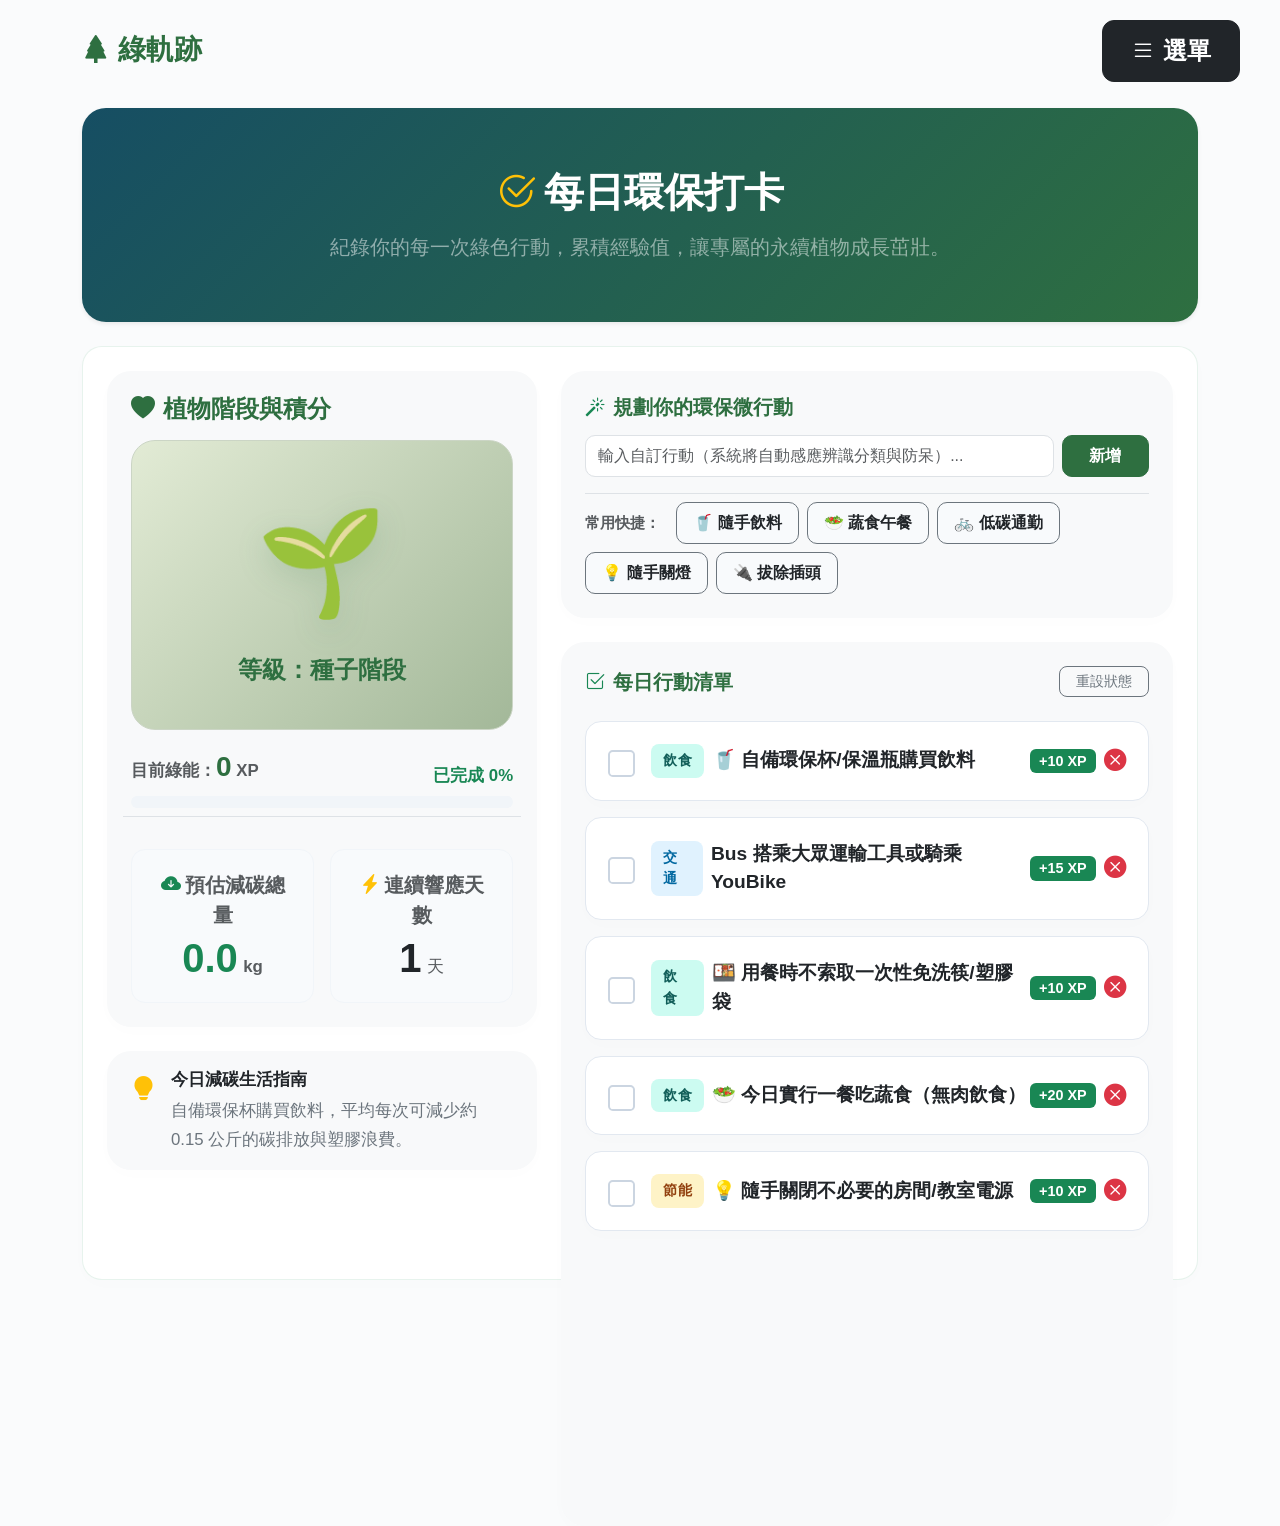
<file: code_space2/index.html>
<!DOCTYPE html>
<html lang="zh-TW">
<head>
    <meta charset="UTF-8">
    <meta name="viewport" content="width=device-width, initial-scale=1.0">
    <title>綠軌跡 - 環保生活管理系統</title>
    <link href="https://cdn.jsdelivr.net/npm/bootstrap@5.3.0/dist/css/bootstrap.min.css" rel="stylesheet">
    <link href="https://cdn.jsdelivr.net/npm/bootstrap-icons@1.11.0/font/bootstrap-icons.css" rel="stylesheet">
    <link rel="stylesheet" href="style.css">
    <style>
        body { 
            background-color: #fafbfc; 
        }
        
        /* 統一的 Hero 橫幅設計 */
        .hero-section {
            background: linear-gradient(135deg, #164e63 0%, #2e6f40 100%);
            border-radius: 24px; 
            color: white; 
            padding: 60px 40px;
            display: flex;
            flex-direction: column;
            align-items: center;
            justify-content: center;
        }

        /* 內部小卡片的懸浮陰影效果 */
        .dashboard-card {
            border-radius: 24px;
            border: 1px solid #e2e8f0;
            background-color: #ffffff;
            box-shadow: 0 4px 20px rgba(0, 0, 0, 0.01);
            transition: all 0.3s ease;
        }
        .dashboard-card:hover {
            box-shadow: 0 10px 30px rgba(46, 111, 64, 0.03);
        }
    </style>
</head>
<body>

    <nav class="navbar navbar-light bg-transparent py-4 position-relative">
        <div class="container d-flex justify-content-between align-items-center">
            <a class="navbar-brand fw-bold text-green m-0 fs-3" href="index.html">
                <i class="bi bi-tree-fill me-2"></i>綠軌跡
            </a>
            <button class="btn btn-dark fw-bold btn-lg px-4 py-2 fs-4" style="border-radius: 12px; position: absolute; top: 20px; right: 40px; padding: 12px 28px !important; z-index: 999;" id="menu-open-btn">
                <i class="bi bi-list me-2 fs-4"></i>選單
            </button>
        </div>
    </nav>

    <div id="full-screen-menu" class="fullscreen-overlay" style="position: fixed;">
        <div class="menu-content">
            <div class="menu-links">
                <a href="index.html" class="menu-item active">
                    <span class="menu-number">01</span>
                    <i class="bi bi-check2-circle me-3"></i>每日打卡首頁
                </a>
                <a href="achievements.html" class="menu-item">
                    <span class="menu-number">02</span>
                    <i class="bi bi-trophy me-3"></i>環保成就看板
                </a>
                <a href="history.html" class="menu-item">
                    <span class="menu-number">03</span>
                    <i class="bi bi-bar-chart-line me-3"></i>環保足跡歷史
                </a>
                <a href="summary.html" class="menu-item">
                    <span class="menu-number">04</span>
                    <i class="bi bi-file-earmark-person me-3"></i>永續生活報表
                </a>
            </div>
        </div>
    </div>

    <div class="container mt-2 mb-5">
        
        <div class="hero-section text-center mb-4 shadow-sm">
            <h2 class="fw-bold mb-3 text-center display-6"><i class="bi bi-check2-circle text-warning me-2"></i>每日環保打卡</h2>
            <p class="text-white-50 mb-0 fw-medium text-center fs-5" style="max-width: 700px;">紀錄你的每一次綠色行動，累積經驗值，讓專屬的永續植物成長茁壯。</p>
        </div>

        <div class="card p-4 bg-white border border-success border-opacity-10">
            <div class="row g-4">
                
                <div class="col-lg-5">
                    <div class="card dashboard-card p-4 text-center mb-4 border-0 bg-light">
                        <h4 class="fw-bold text-green mb-3 text-start"><i class="bi bi-heart-fill me-2"></i>植物階段與積分</h4>
                        <div id="plant-container" class="plant-box p-4 mb-3">
                            <div id="plant-icon" class="plant-stage">🌱</div>
                            <h4 id="plant-level" class="fw-bold mt-3 text-green mb-0 fs-4">等級：種子階段</h4>
                        </div>
                        
                        <div class="d-flex justify-content-between mb-2 small fw-bold text-muted">
                            <span>目前綠能：<span id="current-score" class="text-green fs-3">0</span> XP</span>
                            <span id="completion-rate" class="align-self-end text-success">已完成 0%</span>
                        </div>
                        <div class="progress mb-4" style="height: 12px;">
                            <div id="score-progress" class="progress-bar progress-bar-striped progress-bar-animated shadow-inner" role="progressbar" style="width: 0%"></div>
                        </div>

                        <div class="row g-3 pt-3 border-top">
                            <div class="col-6">
                                <div class="stat-box">
                                    <small class="text-muted d-block mb-1 fw-bold fs-5"><i class="bi bi-cloud-arrow-down-fill text-success me-1"></i>預估減碳總量</small>
                                    <strong class="display-6 mb-0 text-success fw-bold" id="carbon-text">0.0</strong> <small class="text-muted fw-bold">kg</small>
                                </div>
                            </div>
                            <div class="col-6">
                                <div class="stat-box">
                                    <small class="text-muted d-block mb-1 fw-bold fs-5"><i class="bi bi-lightning-charge-fill text-warning me-1"></i>連續響應天數</small>
                                    <strong class="display-6 mb-0 text-dark fw-bold">1</strong> <small class="text-muted">天</small>
                                </div>
                            </div>
                        </div>
                    </div>

                    <div class="card dashboard-card p-3 border-0 bg-light mb-4">
                        <div class="d-flex align-items-start text-muted px-2">
                            <i class="bi bi-lightbulb-fill fs-4 text-warning me-3 mt-1"></i>
                            <div>
                                <strong class="text-dark d-block small mb-1 fw-bold">今日減碳生活指南</strong>
                                <small id="quote-text" class="fw-medium text-secondary"></small>
                            </div>
                        </div>
                    </div>
                </div>

                <div class="col-lg-7">
                    <div class="card dashboard-card p-4 mb-4 border-0 bg-light">
                        <h5 class="fw-bold text-green mb-3"><i class="bi bi-magic me-2 text-success"></i>規劃你的環保微行動</h5>
                        <form id="add-task-form" class="row g-2 mb-3">
                            <div class="col-md-10">
                                <input type="text" id="new-task-text" class="form-control py-2" style="border-radius: 10px;" placeholder="輸入自訂行動（系統將自動感應辨識分類與防呆）..." required>
                            </div>
                            <div class="col-md-2">
                                <button type="submit" class="btn btn-success w-100 fw-bold py-2" style="border-radius: 10px; background-color: #2e6f40; border-color: #2e6f40;">新增</button>
                            </div>
                        </form>

                        <div class="d-flex align-items-center flex-wrap gap-2 pt-2 border-top">
                            <small class="text-muted fw-bold me-2" style="font-size: 0.95rem;">常用快捷：</small>
                            <button type="button" class="btn btn-sm btn-outline-secondary px-3 py-2 fs-6 fw-bold text-dark quick-btn" data-text="自備環保杯購買飲料" style="border-radius: 10px; background: #f8fafc;">🥤 隨手飲料</button>
                            <button type="button" class="btn btn-sm btn-outline-secondary px-3 py-2 fs-6 fw-bold text-dark quick-btn" data-text="今日實行一餐吃蔬食（無肉飲食）" style="border-radius: 10px; background: #f8fafc;">🥗 蔬食午餐</button>
                            <button type="button" class="btn btn-sm btn-outline-secondary px-3 py-2 fs-6 fw-bold text-dark quick-btn" data-text="搭乘大眾運輸工具或騎乘 YouBike" style="border-radius: 10px; background: #f8fafc;">🚲 低碳通勤</button>
                            <button type="button" class="btn btn-sm btn-outline-secondary px-3 py-2 fs-6 fw-bold text-dark quick-btn" data-text="隨手關閉不必要的房間/教室電源" style="border-radius: 10px; background: #f8fafc;">💡 隨手關燈</button>
                            <button type="button" class="btn btn-sm btn-outline-secondary px-3 py-2 fs-6 fw-bold text-dark quick-btn" data-text="隨手拔掉閒置電器的幽靈插頭" style="border-radius: 10px; background: #f8fafc;">🔌 拔除插頭</button>
                        </div>
                    </div>

                    <div class="card dashboard-card p-4 border-0 bg-light h-100">
                        <div class="d-flex justify-content-between align-items-center mb-4">
                            <h5 class="fw-bold text-green mb-0"><i class="bi bi-check2-square me-2 text-success"></i>每日行動清單</h5>
                            <button class="btn btn-sm btn-outline-secondary px-3" style="border-radius: 8px;" id="btn-reset">重設狀態</button>
                        </div>
                        <div id="task-list" class="d-flex flex-column gap-3"></div>
                    </div>
                </div>

            </div>
        </div>
    </div>

    <script src="https://cdn.jsdelivr.net/npm/bootstrap@5.3.0/dist/js/bootstrap.bundle.min.js"></script>
    <script src="app.js"></script>
    <script>
        const menuOverlay = document.getElementById('full-screen-menu');
        const menuOpenBtn = document.getElementById('menu-open-btn');

        menuOpenBtn.addEventListener('click', (e) => {
            e.stopPropagation();
            menuOverlay.classList.add('open');
        });

        menuOverlay.addEventListener('click', (event) => {
            if (!event.target.closest('.menu-links')) {
                menuOverlay.classList.remove('open');
            }
        });

        function checkNightMode() {
            const currentHour = new Date().getHours();
            if (currentHour >= 23 || currentHour < 5) {
                document.body.classList.add('eco-dark-mode');
            } else {
                document.body.classList.remove('eco-dark-mode');
            }
        }

        document.addEventListener('DOMContentLoaded', () => {
            checkNightMode();
        });
    </script>
</body>
</html>
</file>
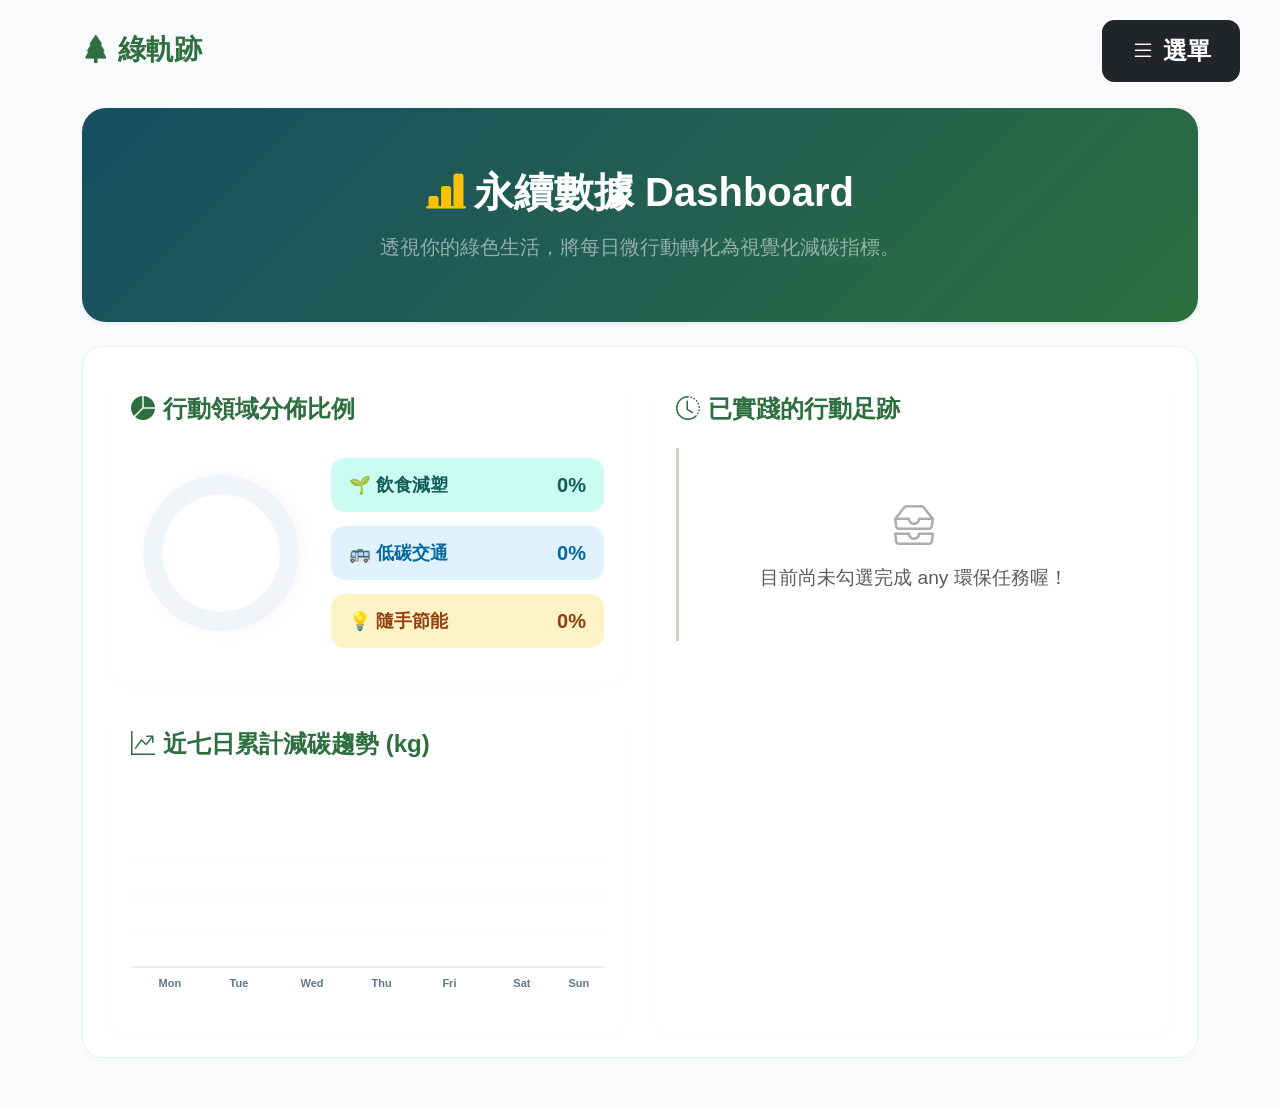
<file: code_space2/history.html>
<!DOCTYPE html>
<html lang="zh-TW">
<head>
    <meta charset="UTF-8">
    <meta name="viewport" content="width=device-width, initial-scale=1.0">
    <title>綠軌跡 - 環保足跡歷史</title>
    <link href="https://cdn.jsdelivr.net/npm/bootstrap@5.3.0/dist/css/bootstrap.min.css" rel="stylesheet">
    <link href="https://cdn.jsdelivr.net/npm/bootstrap-icons@1.11.0/font/bootstrap-icons.css" rel="stylesheet">
    <link rel="stylesheet" href="style.css">
    <style>
        body { 
            background-color: #fafbfc; 
        }
        
        .hero-section {
            background: linear-gradient(135deg, #164e63 0%, #2e6f40 100%);
            border-radius: 24px; 
            color: white; 
            padding: 60px 40px;
            display: flex;
            flex-direction: column;
            align-items: center;
            justify-content: center;
        }

        .dashboard-card {
            border-radius: 24px;
            border: 1px solid #e2e8f0;
            background-color: #ffffff;
            box-shadow: 0 4px 20px rgba(0, 0, 0, 0.01);
            transition: all 0.3s ease;
        }
        .dashboard-card:hover {
            box-shadow: 0 10px 30px rgba(46, 111, 64, 0.03);
        }
        
        .timeline { border-left: 3px solid #cbd5c5; padding-left: 24px; position: relative; }
        .timeline-item { position: relative; margin-bottom: 25px; }
        .timeline-item::before {
            content: ''; position: absolute; left: -32px; top: 12px;
            width: 14px; height: 14px; background-color: #2e6f40;
            border-radius: 50%; border: 3px solid #ffffff; 
            box-shadow: 0 3px 6px rgba(0,0,0,0.1); 
        }
        .timeline-card {
            border-radius: 16px;
            border: 1px solid #e2e8f0;
            background-color: #ffffff;
            transition: all 0.25s ease;
        }
        .timeline-card:hover {
            transform: translateX(4px);
            border-color: #cbd5c5;
            background-color: #f4f7f4;
        }
        
        .chart-svg {
            width: 100%; height: 210px; overflow: visible;
        }
        .trend-path {
            stroke-dasharray: 1000;
            stroke-dashoffset: 1000;
            animation: drawLine 2s cubic-bezier(0.4, 0, 0.2, 1) forwards;
        }
        @keyframes drawLine {
            to { stroke-dashoffset: 0; }
        }
        
        .pie-donut {
            transform: rotate(-90deg);
            transform-origin: 50% 50%;
            filter: drop-shadow(0 4px 8px rgba(0,0,0,0.03));
            flex-shrink: 0;
        }
        .pie-segment {
            transition: stroke-dasharray 0.6s cubic-bezier(0.4, 0, 0.2, 1);
        }

        .stat-label-box {
            padding: 12px 18px; 
            border-radius: 14px;
            font-weight: 800;
            font-size: 1.1rem; 
            display: flex;
            justify-content: space-between;
            align-items: center;
            width: 100%;
            white-space: nowrap;
        }

        .data-label-text {
            fill: #0f172a !important; 
            font-size: 14px !important;
            font-weight: 800 !important;
            opacity: 0;
            animation: fadeInLabel 1s ease-out 1s forwards;
        }
        
        body.eco-dark-mode .data-label-text {
            fill: #38bdf8 !important; 
        }

        @keyframes fadeInLabel {
            to { opacity: 1; }
        }
    </style>
</head>
<body>

    <nav class="navbar navbar-light bg-transparent py-4 position-relative">
        <div class="container d-flex justify-content-between align-items-center">
            <a class="navbar-brand fw-bold text-green m-0 fs-3" href="index.html">
                <i class="bi bi-tree-fill me-2"></i>綠軌跡
            </a>
            <button class="btn btn-dark fw-bold btn-lg px-4 py-2 fs-4" style="border-radius: 12px; position: absolute; top: 20px; right: 40px; padding: 12px 28px !important; z-index: 999;" id="menu-open-btn">
                <i class="bi bi-list me-2 fs-4"></i>選單
            </button>
        </div>
    </nav>

    <div id="full-screen-menu" class="fullscreen-overlay" style="position: fixed;">
        <div class="menu-content">
            <div class="menu-links">
                <a href="index.html" class="menu-item">
                    <span class="menu-number">01</span>
                    <i class="bi bi-check2-circle me-3"></i>每日打卡首頁
                </a>
                <a href="achievements.html" class="menu-item">
                    <span class="menu-number">02</span>
                    <i class="bi bi-trophy me-3"></i>環保成就看板
                </a>
                <a href="history.html" class="menu-item active">
                    <span class="menu-number">03</span>
                    <i class="bi bi-bar-chart-line me-3"></i>環保足跡歷史
                </a>
                <a href="summary.html" class="menu-item">
                    <span class="menu-number">04</span>
                    <i class="bi bi-file-earmark-person me-3"></i>永續生活報表
                </a>
            </div>
        </div>
    </div>

    <div class="container mt-2 mb-5">
        <div class="hero-section text-center mb-4 shadow-sm">
            <h2 class="fw-bold mb-3 text-center display-6"><i class="bi bi-bar-chart-line-fill text-warning me-2"></i>永續數據 Dashboard</h2>
            <p class="text-white-50 mb-0 fw-medium text-center fs-5" style="max-width: 650px;">透視你的綠色生活，將每日微行動轉化為視覺化減碳指標。</p>
        </div>

        <div class="card p-4 bg-white border border-success border-opacity-10">
            <div class="row g-4">
                
                <div class="col-lg-6 col-12">
                    <div class="card dashboard-card p-4 mb-4 border-0 bg-light bg-opacity-10">
                        <h5 class="fw-bold text-green mb-4 fs-4"><i class="bi bi-pie-chart-fill me-2"></i>行動領域分佈比例</h5>
                        <div style="display: flex !important; flex-direction: row !important; align-items: center !important; justify-content: flex-start !important; padding: 10px 0; flex-wrap: wrap; gap: 20px;">
                            
                            <svg width="180" height="180" viewBox="0 0 42 42" class="pie-donut mx-auto mx-md-0">
                                <circle class="pie-hole" cx="21" cy="21" r="15.915" fill="#fff"></circle>
                                <circle class="pie-ring" cx="21" cy="21" r="15.915" fill="transparent" stroke="#f1f5f9" stroke-width="4.5"></circle>
                                <circle id="segment-diet" class="pie-segment" cx="21" cy="21" r="15.915" fill="transparent" stroke="#0d9488" stroke-width="4.5" stroke-dasharray="0 100" stroke-dashoffset="0"></circle>
                                <circle id="segment-traffic" class="pie-segment" cx="21" cy="21" r="15.915" fill="transparent" stroke="#0284c7" stroke-width="4.5" stroke-dasharray="0 100" stroke-dashoffset="0"></circle>
                                <circle id="segment-energy" class="pie-segment" cx="21" cy="21" r="15.915" fill="transparent" stroke="#d97706" stroke-width="4.5" stroke-dasharray="0 100" stroke-dashoffset="0"></circle>
                            </svg>
                            
                            <div style="display: flex !important; flex-direction: column !important; gap: 14px !important; flex-grow: 1 !important; min-width: 200px !important;">
                                <div class="stat-label-box tag-diet">
                                    <span class="fw-bold">🌱 飲食減塑</span><span id="lbl-diet-pc" class="ms-3 fs-5 fw-bold">0%</span>
                                </div>
                                <div class="stat-label-box tag-traffic">
                                    <span class="fw-bold">🚌 低碳交通</span><span id="lbl-traffic-pc" class="ms-3 fs-5 fw-bold">0%</span>
                                </div>
                                <div class="stat-label-box tag-energy">
                                    <span class="fw-bold">💡 隨手節能</span><span id="lbl-energy-pc" class="ms-3 fs-5 fw-bold">0%</span>
                                </div>
                            </div>
                        </div>
                    </div>

                    <div class="card dashboard-card p-4 border-0 bg-light bg-opacity-10" style="overflow-x: auto;">
                        <h5 class="fw-bold text-green mb-4 fs-4"><i class="bi bi-graph-up-arrow me-2"></i>近七日累計減碳趨勢 (kg)</h5>
                        <div class="py-2" style="min-width: 400px;">
                            <svg id="trend-svg-canvas" class="chart-svg" viewBox="0 0 600 200">
                                <line x1="0" y1="50" x2="600" y2="50" stroke="#f8fafc" stroke-width="1.5"></line>
                                <line x1="0" y1="100" x2="600" y2="100" stroke="#f8fafc" stroke-width="1.5"></line>
                                <line x1="0" y1="150" x2="600" y2="150" stroke="#f8fafc" stroke-width="1.5"></line>
                                <line x1="0" y1="190" x2="600" y2="190" stroke="#e2e8f0" stroke-width="2"></line>
                                <path id="trend-line" class="trend-path" d="M 50 190" fill="none" stroke="#2e6f40" stroke-width="4.5" stroke-linecap="round" stroke-linejoin="round"></path>
                                <text x="35" y="215" fill="#64748b" font-size="14" font-weight="800">Mon</text>
                                <text x="125" y="215" fill="#64748b" font-size="14" font-weight="800">Tue</text>
                                <text x="215" y="215" fill="#64748b" font-size="14" font-weight="800">Wed</text>
                                <text x="305" y="215" fill="#64748b" font-size="14" font-weight="800">Thu</text>
                                <text x="395" y="215" fill="#64748b" font-size="14" font-weight="800">Fri</text>
                                <text x="485" y="215" fill="#64748b" font-size="14" font-weight="800">Sat</text>
                                <text x="555" y="215" fill="#64748b" font-size="14" font-weight="800">Sun</text>
                            </svg>
                        </div>
                    </div>
                </div>

                <div class="col-lg-6 col-12">
                    <div class="card dashboard-card p-4 h-100 border-0 bg-light bg-opacity-10">
                        <h5 class="fw-bold text-green mb-4 fs-4"><i class="bi bi-clock-history me-2"></i>已實踐的行動足跡</h5>
                        <div id="history-timeline" class="timeline px-2">
                            <div class="text-center py-5 text-muted" id="no-history-text">
                                <i class="bi bi-inboxes fs-1 d-block mb-2 opacity-50"></i>
                                目前尚未勾選完成 any 環保任務喔！
                            </div>
                        </div>
                    </div>
                </div>

            </div>
        </div>
    </div>

    <script src="https://cdn.jsdelivr.net/npm/bootstrap@5.3.0/dist/js/bootstrap.bundle.min.js"></script>
    <script>
        const menuOverlay = document.getElementById('full-screen-menu');
        const menuOpenBtn = document.getElementById('menu-open-btn');

        menuOpenBtn.addEventListener('click', (e) => {
            e.stopPropagation();
            menuOverlay.classList.add('open');
        });

        menuOverlay.addEventListener('click', (event) => {
            if (!event.target.closest('.menu-links')) {
                menuOverlay.classList.remove('open');
            }
        });

        function checkNightMode() {
            const currentHour = new Date().getHours();
            if (currentHour >= 23 || currentHour < 5) {
                document.body.classList.add('eco-dark-mode');
            } else {
                document.body.classList.remove('eco-dark-mode');
            }
        }

        document.addEventListener('DOMContentLoaded', () => {
            checkNightMode();
            const savedState = JSON.parse(localStorage.getItem('ecoStepState'));
            
            if (savedState && savedState.tasks) {
                const completedTasks = savedState.tasks.filter(t => t.completed);
                
                if (completedTasks.length > 0) {
                    document.getElementById('no-history-text').style.display = 'none';
                    const timelineContainer = document.getElementById('history-timeline');
                    
                    let dietCount = 0; let trafficCount = 0; let energyCount = 0;

                    completedTasks.forEach(task => {
                        if (task.category === "飲食") dietCount++;
                        if (task.category === "交通") trafficCount++;
                        if (task.category === "節能") energyCount++;

                        const item = document.createElement('div');
                        item.className = 'timeline-item';
                        item.innerHTML = `
                            <div class="card p-3 timeline-card shadow-none mb-0">
                                <div class="d-flex justify-content-between align-items-center mb-2">
                                    <span class="category-tag ${task.tagClass}" style="font-size:0.85rem; padding: 5px 12px;">${task.category}</span>
                                    <small class="fw-bold text-success fs-5">+${task.points} XP</small>
                                </div>
                                <div class="fw-bold text-dark fs-5" style="letter-spacing:0.2px;">${task.text}</div>
                            </div>
                        `;
                        timelineContainer.appendChild(item);
                    });

                    const total = completedTasks.length;
                    const dietPercent = Math.round((dietCount / total) * 100);
                    const trafficPercent = Math.round((trafficCount / total) * 100);
                    const energyPercent = Math.round((energyCount / total) * 100);

                    document.getElementById('lbl-diet-pc').innerText = `${dietPercent}% (${dietCount}項)`;
                    document.getElementById('lbl-traffic-pc').innerText = `${trafficPercent}% (${trafficCount}項)`;
                    document.getElementById('lbl-energy-pc').innerText = `${energyPercent}% (${energyCount}項)`;

                    const segDiet = document.getElementById('segment-diet');
                    const segTraffic = document.getElementById('segment-traffic');
                    const segEnergy = document.getElementById('segment-energy');

                    segDiet.setAttribute('stroke-dasharray', `${dietPercent} 100`);
                    segTraffic.setAttribute('stroke-dasharray', `${trafficPercent} 100`);
                    segTraffic.setAttribute('stroke-dashoffset', `-${dietPercent}`);
                    segEnergy.setAttribute('stroke-dasharray', `${energyPercent} 100`);
                    segEnergy.setAttribute('stroke-dashoffset', `-${dietPercent + trafficPercent}`);

                    const currentCarbon = savedState.score * 0.12;
                    const p1 = (currentCarbon * 0.15).toFixed(1);
                    const p2 = (currentCarbon * 0.35).toFixed(1);
                    const p3 = (currentCarbon * 0.40).toFixed(1);
                    const p4 = (currentCarbon * 0.65).toFixed(1);
                    const p5 = (currentCarbon * 0.80).toFixed(1);
                    const p6 = (currentCarbon * 0.90).toFixed(1);
                    const p7 = currentCarbon.toFixed(1);

                    const calcY = (val) => {
                        if (currentCarbon === 0) return 190;
                        return 190 - (val / currentCarbon) * 150;
                    };

                    const xCoords = [50, 140, 230, 320, 410, 500, 570];
                    const yValues = [p1, p2, p3, p4, p5, p6, p7];

                    const pathString = `M ${xCoords[0]} ${calcY(yValues[0])} L ${xCoords[1]} ${calcY(yValues[1])} L ${xCoords[2]} ${calcY(yValues[2])} L ${xCoords[3]} ${calcY(yValues[3])} L ${xCoords[4]} ${calcY(yValues[4])} L ${xCoords[5]} ${calcY(yValues[5])} L ${xCoords[6]} ${calcY(yValues[6])}`;
                    document.getElementById('trend-line').setAttribute('d', pathString);

                    const svgCanvas = document.getElementById('trend-svg-canvas');
                    
                    xCoords.forEach((x, index) => {
                        const val = yValues[index];
                        const y = calcY(val);

                        const textNode = document.createElementNS("http://www.w3.org/2000/svg", "text");
                        textNode.setAttribute("x", x);
                        textNode.setAttribute("y", y - 12);
                        textNode.setAttribute("text-anchor", "middle");
                        textNode.setAttribute("class", "data-label-text");
                        textNode.textContent = `${val}kg`;

                        svgCanvas.appendChild(textNode);
                    });
                }
            }
        });
    </script>
</body>
</html>
</file>
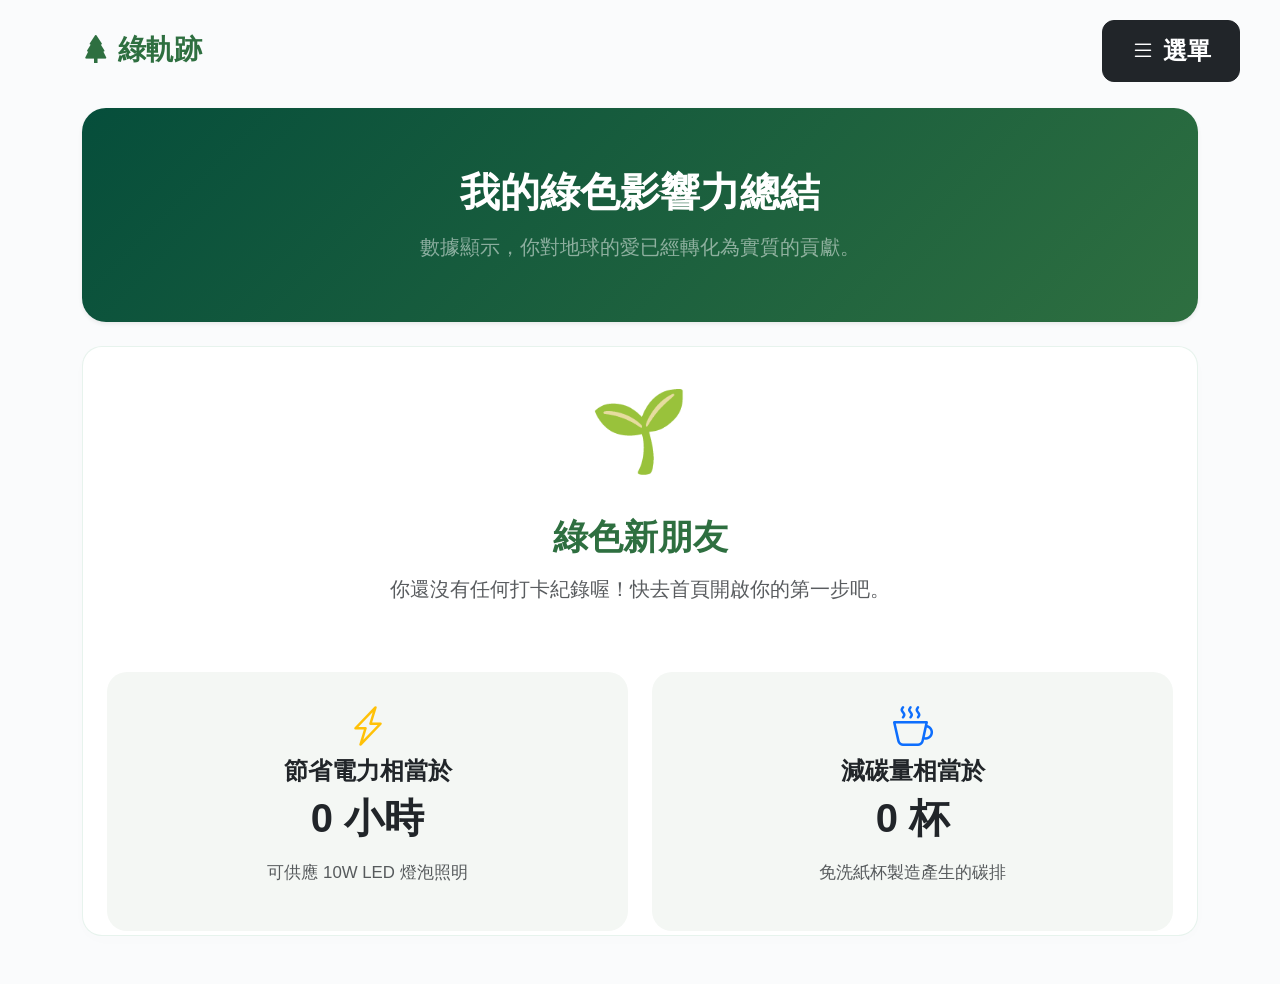
<file: code_space2/summary.html>
<!DOCTYPE html>
<html lang="zh-TW">
<head>
    <meta charset="UTF-8">
    <meta name="viewport" content="width=device-width, initial-scale=1.0">
    <title>綠軌跡 - 永續生活報表</title>
    <link href="https://cdn.jsdelivr.net/npm/bootstrap@5.3.0/dist/css/bootstrap.min.css" rel="stylesheet">
    <link href="https://cdn.jsdelivr.net/npm/bootstrap-icons@1.11.0/font/bootstrap-icons.css" rel="stylesheet">
    <link rel="stylesheet" href="style.css">
    <style>
        body { background-color: #fafbfc; }
        .hero-section {
            background: linear-gradient(135deg, #064e3b 0%, #2e6f40 100%);
            border-radius: 24px; color: white; padding: 60px 40px;
            display: flex; flex-direction: column; align-items: center; justify-content: center;
        }
        /* 優化融合卡片，使其擁有相同的淡綠外框與結構 */
        .report-card-wrap {
            text-align: center;
        }
        .identity-badge {
            font-size: 5rem; margin-bottom: 20px; display: block;
        }
        .identity-title {
            font-size: 2.2rem; font-weight: 800; color: #2e6f40; margin-bottom: 10px;
        }
        .comparison-box {
            background-color: #f4f7f4; border-radius: 20px; padding: 25px; margin-top: 20px;
            height: 100%;
        }
        body.eco-dark-mode .identity-title { color: #38bdf8; }
        body.eco-dark-mode .comparison-box { background-color: #111827; }
    </style>
</head>
<body>

    <nav class="navbar navbar-light bg-transparent py-4 position-relative">
        <div class="container d-flex justify-content-between align-items-center">
            <a class="navbar-brand fw-bold text-green m-0 fs-3" href="index.html">
                <i class="bi bi-tree-fill me-2"></i>綠軌跡
            </a>
            <button class="btn btn-dark fw-bold btn-lg px-4 py-2 fs-4" style="border-radius: 12px; position: absolute; top: 20px; right: 40px; padding: 12px 28px !important; z-index: 999;" id="menu-open-btn">
                <i class="bi bi-list me-2 fs-4"></i>選單
            </button>
        </div>
    </nav>

    <div id="full-screen-menu" class="fullscreen-overlay" style="position: fixed;">
        <div class="menu-content">
            <div class="menu-links">
                <a href="index.html" class="menu-item"><span class="menu-number">01</span><i class="bi bi-check2-circle me-3"></i>每日打卡首頁</a>
                <a href="achievements.html" class="menu-item"><span class="menu-number">02</span><i class="bi bi-trophy me-3"></i>環保成就看板</a>
                <a href="history.html" class="menu-item"><span class="menu-number">03</span><i class="bi bi-bar-chart-line me-3"></i>環保足跡歷史</a>
                <a href="summary.html" class="menu-item active"><span class="menu-number">04</span><i class="bi bi-file-earmark-person me-3"></i>永續生活報表</a>
            </div>
        </div>
    </div>

    <div class="container mt-2 mb-5">
        <div class="hero-section text-center mb-4 shadow-sm">
            <h2 class="fw-bold mb-3 display-6">我的綠色影響力總結</h2>
            <p class="text-white-50 mb-0 fw-medium fs-5">數據顯示，你對地球的愛已經轉化為實質的貢獻。</p>
        </div>

        <div class="card p-4 bg-white border border-success border-opacity-10 report-card-wrap">
            <span id="id-emoji" class="identity-badge">🌱</span>
            <div id="id-title" class="identity-title">正在 analysis 數據...</div>
            <p id="id-desc" class="fs-5 text-muted">根據你過去的行為紀錄，系統正在計算你的綠色生活人格。</p>

            <div class="row g-4 mt-2 text-start">
                <div class="col-md-6 col-12">
                    <div class="comparison-box text-center">
                        <i class="bi bi-lightning-charge text-warning fs-1 mb-2"></i>
                        <h4 class="fw-bold fs-4">節省電力相當於</h4>
                        <p id="calc-bulb" class="display-6 fw-bold text-dark mt-2">0 小時</p>
                        <small class="text-muted">可供應 10W LED 燈泡照明</small>
                    </div>
                </div>
                <div class="col-md-6 col-12">
                    <div class="comparison-box text-center">
                        <i class="bi bi-cup-hot text-primary fs-1 mb-2"></i>
                        <h4 class="fw-bold fs-4">減碳量相當於</h4>
                        <p id="calc-coffee" class="display-6 fw-bold text-dark mt-2">0 杯</p>
                        <small class="text-muted">免洗紙杯製造產生的碳排</small>
                    </div>
                </div>
            </div>
        </div>
    </div>

    <script src="https://cdn.jsdelivr.net/npm/bootstrap@5.3.0/dist/js/bootstrap.bundle.min.js"></script>
    <script>
        const menuOverlay = document.getElementById('full-screen-menu');
        const menuOpenBtn = document.getElementById('menu-open-btn');

        menuOpenBtn.addEventListener('click', (e) => {
            e.stopPropagation();
            menuOverlay.classList.add('open');
        });

        menuOverlay.addEventListener('click', (event) => {
            if (!event.target.closest('.menu-links')) {
                menuOverlay.classList.remove('open');
            }
        });

        function checkNightMode() {
            const h = new Date().getHours();
            if (h >= 23 || h < 5) document.body.classList.add('eco-dark-mode');
            else document.body.classList.remove('eco-dark-mode');
        }

        document.addEventListener('DOMContentLoaded', () => {
            checkNightMode();
            const state = JSON.parse(localStorage.getItem('ecoStepState'));
            if (!state) return;

            const score = state.score;
            const carbon = (score * 0.12).toFixed(1);
            
            document.getElementById('calc-bulb').innerText = `${Math.round(carbon * 15)} 小時`;
            document.getElementById('calc-coffee').innerText = `${Math.round(carbon * 4)} 杯`;

            const tasks = state.tasks.filter(t => t.completed);
            const catCounts = { "飲食": 0, "交通": 0, "節能": 0 };
            tasks.forEach(t => catCounts[t.category]++);

            let mainCat = Object.keys(catCounts).reduce((a, b) => catCounts[a] > catCounts[b] ? a : b);
            
            const emojiEl = document.getElementById('id-emoji');
            const titleEl = document.getElementById('id-title');
            const descEl = document.getElementById('id-desc');

            if (tasks.length === 0) {
                titleEl.innerText = "綠色新朋友";
                descEl.innerText = "你還沒有任何打卡紀錄喔！快去首頁開啟你的第一步吧。";
            } else if (mainCat === "飲食") {
                emojiEl.innerText = "🍱";
                titleEl.innerText = "減塑生活食神";
                descEl.innerText = "你是位不折不扣的綠色饕客，對減少一次性餐具的堅持，讓海洋生物都想感謝你！";
            } else if (mainCat === "交通") {
                emojiEl.innerText = "🚌";
                titleEl.innerText = "低碳風速行者";
                descEl.innerText = "比起開車，你更愛與大眾運輸為伍。每一趟捷運與單車之旅，都在減少城市的廢氣。";
            } else {
                emojiEl.innerText = "💡";
                titleEl.innerText = "極致省電大師";
                descEl.innerText = "隨手關燈是你的本能，拔除插頭是你的日常。你是系統公認的能源守護者！";
            }
        });
    </script>
</body>
</html>
</file>
<file: code_space2/style.css>
/* ==========================================
   1. 全局字體、排版與極簡背景設定
   ========================================== */
body {
    background-color: #fafbfc;
    color: #1e293b;
    font-family: -apple-system, BlinkMacSystemFont, "Segoe UI", Roboto, Helvetica, Arial, sans-serif;
    -webkit-font-smoothing: antialiased;
    font-size: 1.2rem; /* 全局基礎字體同步放大 */
}

/* 核心森林深綠色 */
.text-green { 
    color: #2e6f40; 
}

/* 高級感霧面卡片基底 */
.card { 
    border: 1px solid #e2e8f0; 
    border-radius: 20px; 
    background-color: #ffffff;
    box-shadow: 0 4px 20px rgba(0, 0, 0, 0.01);
    transition: all 0.3s ease;
}

/* ==========================================
   2. 主要功能區塊組件 (首頁植物、進度條、看板)
   ========================================== */
/* 植物展示專區卡片 */
.plant-box {
    background: linear-gradient(135deg, #e2ebd5 0%, #a3b899 100%);
    border-radius: 24px;
    min-height: 290px;
    display: flex;
    flex-direction: column;
    align-items: center;
    justify-content: center;
    border: 1px solid #cbd5c5;
    position: relative;
    overflow: hidden;
}

.plant-stage { 
    font-size: 6.5rem; /* 植物圖示顯著放大，更具震撼力 */
    user-select: none;
    filter: drop-shadow(0 10px 15px rgba(46, 111, 64, 0.15));
    display: inline-block;
    transform-origin: bottom center; /* 以基底為擺動中心 */
}

/* 創新點：植物打卡慶祝跳舞動畫 */
.plant-dance {
    animation: plantWobble 1s cubic-bezier(0.25, 1, 0.5, 1) forwards;
}

@keyframes plantWobble {
    0% { transform: scale(1) rotate(0deg); }
    15% { transform: scale(1.2, 0.8) rotate(-10deg); } /* 變扁、往左歪 */
    30% { transform: scale(0.9, 1.1) rotate(15deg); }  /* 拉長、往右擺 */
    45% { transform: scale(1.1, 0.9) rotate(-8deg); }
    60% { transform: scale(0.95, 1.05) rotate(6deg); }
    75% { transform: scale(1.02, 0.98) rotate(-3deg); }
    100% { transform: scale(1) rotate(0deg); }
}

.plant-pop {
    animation: popEffect 0.4s ease-out;
}
@keyframes popEffect {
    0% { transform: scale(1); }
    50% { transform: scale(1.03); }
    100% { transform: scale(1); }
}

/* 進度條外框與森林綠漸層條 */
.progress {
    background-color: #f1f5f9;
    border-radius: 20px;
    overflow: hidden;
}
.progress-bar {
    background: linear-gradient(90deg, #709775 0%, #2e6f40 100%) !important;
    border-radius: 20px;
}

/* 數據小看板 */
.stat-box {
    background-color: #f8fafc;
    border: 1px solid #f1f5f9;
    border-radius: 14px;
    padding: 20px; /* 增加留白，讓大字體更舒服 */
    text-align: center;
    transition: all 0.2s ease;
}
.stat-box:hover {
    background-color: #f4f7f4;
    border-color: #cbd5c5;
}

/* ==========================================
   3. 每日行動任務卡片清單與 Checkbox
   ========================================== */
.task-item { 
    border: 1px solid #e2e8f0;
    border-radius: 16px;
    padding: 22px !important; /* 寬敞版內襯 */
    transition: all 0.25s cubic-bezier(0.4, 0, 0.2, 1);
}
.task-item:hover { 
    transform: translateY(-2px); 
    border-color: #cbd5e1;
    box-shadow: 0 10px 20px rgba(0, 0, 0, 0.02);
}

/* 打卡完成變色與刪除線 */
.task-item.completed { 
    background-color: #f4f7f4; 
    border-color: #cbd5c5; 
}
.task-item.completed .form-check-label {
    color: #2e6f40;
    text-decoration: line-through;
    opacity: 0.75;
}

/* 自訂加大版圓角 Checkbox */
.form-check-input {
    width: 1.4em; /* 字體變大，Checkbox 等比例放大 */
    height: 1.4em;
    border-radius: 6px;
    border: 2px solid #cbd5e1;
    cursor: pointer;
    transition: all 0.2s ease;
}
.form-check-input:checked {
    background-color: #2e6f40;
    border-color: #2e6f40;
}

/* 刪除按鈕 */
.btn-delete {
    color: #94a3b8;
    transition: color 0.2s ease;
    font-size: 1.4rem;
}
.btn-delete:hover {
    color: #ef4444;
}

/* ==========================================
   4. 三大核心領域分類標籤 (莫蘭迪色大字化)
   ========================================== */
.category-tag {
    font-size: 0.9rem; /* 標籤文字放大 */
    padding: 6px 12px;  /* 增加防擠壓留白 */
    border-radius: 8px;
    font-weight: 700;   /* 加粗提升辨識度 */
    letter-spacing: 0.5px;
}
/* 1. 飲食：薄荷青綠 */
.tag-diet { 
    background-color: #ccfbf1; 
    color: #115e59; 
}
/* 2. 交通：質感霧藍 */
.tag-traffic { 
    background-color: #e0f2fe; 
    color: #0369a1; 
}
/* 3. 節能：暖陽澄黃 */
.tag-energy { 
    background-color: #fef3c7; 
    color: #92400e; 
}

/* ==========================================
   5. 全螢幕遮罩選單 (藝術極簡風格)
   ========================================== */
.fullscreen-overlay {
    position: fixed; 
    top: 0; left: 0; width: 100%; height: 100%;
    background-color: rgba(255, 255, 255, 0.98); 
    backdrop-filter: blur(10px);
    z-index: 9999; 
    opacity: 0; visibility: hidden;
    transition: opacity 0.35s ease, visibility 0.35s ease; 
    display: flex; flex-direction: column;
}
.fullscreen-overlay.open { 
    opacity: 1; visibility: visible; 
}
.menu-content { 
    flex: 1; display: flex; align-items: center; padding-left: 15%; 
}
.menu-links { 
    display: flex; flex-direction: column; gap: 40px; 
}
.menu-item {
    font-size: 3.5rem; font-weight: 800; color: #94a3b8; text-decoration: none; 
    transition: all 0.3s cubic-bezier(0.4, 0, 0.2, 1); display: flex; align-items: center;
    letter-spacing: -1px;
}
.menu-number {
    font-family: ui-monospace, SFMono-Regular, Menlo, Monaco, Consolas, monospace;
    font-size: 2rem; margin-right: 30px; color: #cbd5e1; font-weight: 400;
}
.menu-item.active { 
    color: #2e6f40; 
}
.menu-item:hover {
    color: #709775; transform: translateX(15px);
}
.menu-item.disabled { 
    opacity: 0.2; pointer-events: none; 
}

/* ==========================================
   6. 創新點一：綠色暴擊粒子特效引擎
   ========================================== */
.eco-particle {
    position: fixed;
    pointer-events: none; 
    font-size: 1.8rem; /* 飛舞葉子同步放大 */
    z-index: 10000;
    user-select: none;
    animation: leafBurst 0.8s cubic-bezier(0.25, 1, 0.5, 1) forwards;
}

@keyframes leafBurst {
    0% {
        transform: translate(-50%, -50%) scale(0.5) rotate(0deg);
        opacity: 1;
    }
    100% {
        transform: translate(calc(-50% + var(--tx)), calc(-50% + var(--ty))) scale(1) rotate(var(--rot));
        opacity: 0;
    }
}

/* ==========================================
   7. 創新點二：智慧低碳夜間模式 (完美融合去重版)
   ========================================== */
body.eco-dark-mode {
    background-color: #0f172a !important; /* 護眼科技深藍黑 */
    color: #e2e8f0 !important;
}

/* 所有卡片組件（包含首頁、成就、歷史分頁卡片）夜間同步變色 */
body.eco-dark-mode .card,
body.eco-dark-mode .achievement-card,
body.eco-dark-mode .history-card,
body.eco-dark-mode .dashboard-card,
body.eco-dark-mode .timeline-card {
    background-color: #1e293b !important;
    border-color: #334155 !important;
    color: #f8fafc !important;
}

/* 數據小看板與輕量背景組件 */
body.eco-dark-mode .stat-box,
body.eco-dark-mode .bg-light {
    background-color: #111827 !important;
    border-color: #1f2937 !important;
    color: #cbd5e1 !important;
}

/* 文字細節改用護眼柔和冷色調藍綠色 */
body.eco-dark-mode .navbar-brand, 
body.eco-dark-mode .text-green,
body.eco-dark-mode .form-check-label,
body.eco-dark-mode h4,
body.eco-dark-mode h5 {
    color: #38bdf8 !important;
}

/* 夜間模式下植物展示專區的背景漸層優化 */
body.eco-dark-mode .plant-box {
    background: linear-gradient(135deg, #1e293b 0%, #0f172a 100%) !important;
    border-color: #38bdf8 !important;
}

/* 全螢幕選單暗黑連動 */
body.eco-dark-mode .fullscreen-overlay {
    background-color: rgba(15, 23, 42, 0.98) !important;
}
body.eco-dark-mode .menu-item {
    color: #94a3b8 !important;
}
body.eco-dark-mode .menu-item.active {
    color: #38bdf8 !important;
}

/* 頂部按鈕與文字色調優化 */
body.eco-dark-mode .btn-dark {
    background-color: #38bdf8 !important;
    color: #0f172a !important;
    border: none;
}
body.eco-dark-mode .text-muted {
    color: #94a3b8 !important;
}

/* 歷史時間軸線條與成就未解鎖勳章在夜間模式底下的外觀修復 */
body.eco-dark-mode .timeline,
body.eco-dark-mode .timeline::before {
    border-color: #334155 !important;
    background-color: #334155 !important;
}
body.eco-dark-mode .locked-badge {
    background-color: #334155 !important;
    opacity: 0.4;
}
</file>
